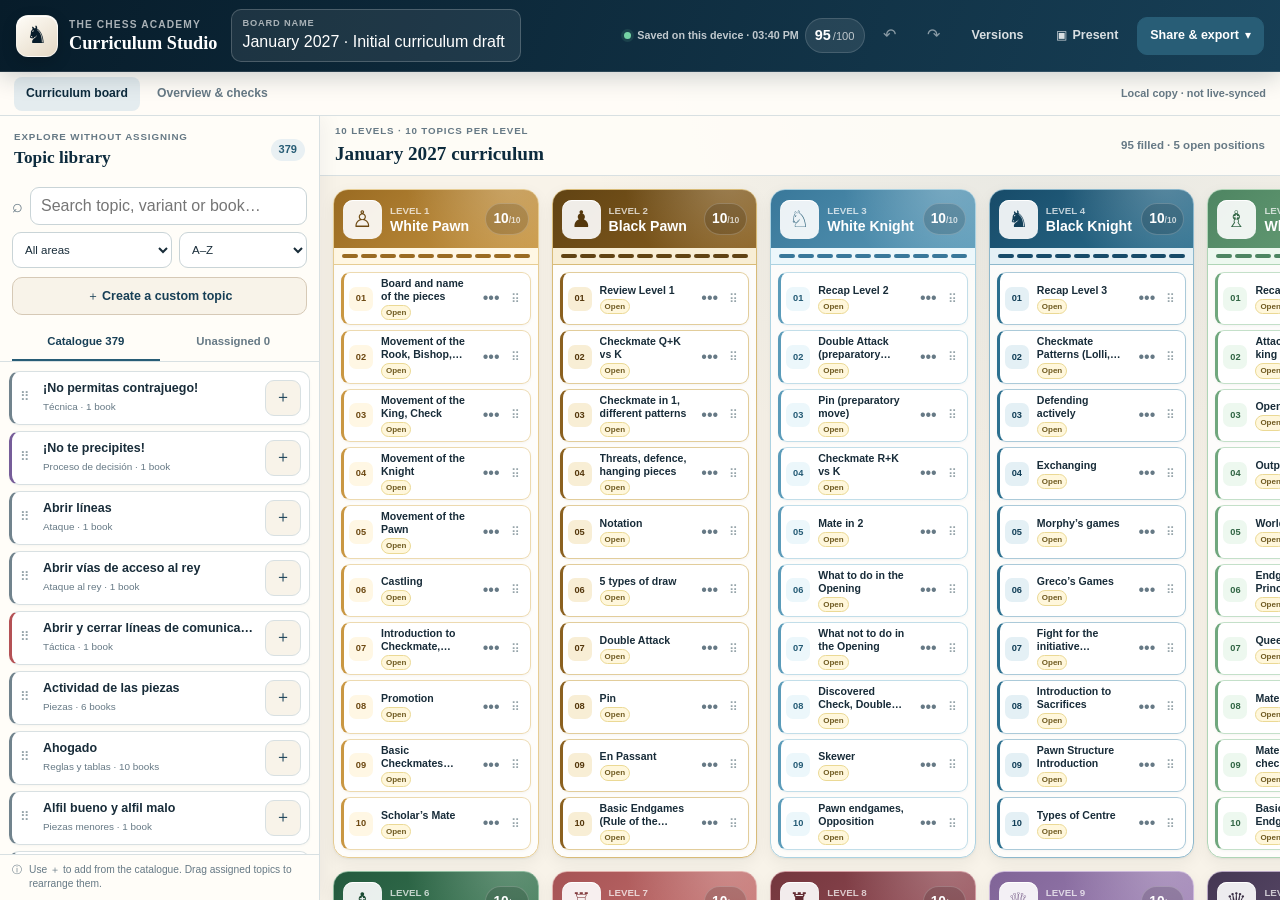
<file: index.html>
<!doctype html>
<html lang="en">
  <head>
    <meta charset="UTF-8" />
    <meta name="viewport" content="width=device-width, initial-scale=1.0" />
    <meta name="description" content="TCA curriculum planning board for the January 2027 level system." />
    <meta name="theme-color" content="#112f43" />
    <meta name="referrer" content="no-referrer" />
    <meta http-equiv="Content-Security-Policy" content="default-src 'self'; script-src 'self'; style-src 'self'; img-src 'self' data:; connect-src 'self'; object-src 'none'; base-uri 'none'; form-action 'self'" />
    <title>TCA Curriculum Studio</title>
    <link rel="icon" href="./favicon.svg" type="image/svg+xml" />
    <link rel="stylesheet" href="./styles.css" />
    <script src="./app.js" defer></script>
  </head>
  <body>
    <div id="app-shell" class="app-shell">
      <header class="topbar">
        <div class="brand">
          <div class="brand-mark" aria-hidden="true">♞</div>
          <div>
            <span class="brand-kicker">The Chess Academy</span>
            <strong>Curriculum Studio</strong>
          </div>
        </div>

        <label class="version-input">
          <span>Board name</span>
          <input id="version-name" maxlength="80" value="January 2027 · Initial curriculum draft" />
        </label>

        <div class="top-actions">
          <div class="save-state" id="save-state" title="Changes are stored only in this browser">
            <span class="save-dot"></span>
            <span id="save-label">Saved on this device</span>
          </div>
          <div class="progress-pill" title="Filled curriculum positions"><strong id="placed-count">95</strong><span>/100</span></div>
          <button class="icon-btn" id="undo-btn" type="button" aria-label="Undo" title="Undo">↶</button>
          <button class="icon-btn" id="redo-btn" type="button" aria-label="Redo" title="Redo">↷</button>
          <button class="btn btn-ghost" id="versions-btn" type="button">Versions</button>
          <button class="btn btn-ghost" id="present-btn" type="button"><span aria-hidden="true">▣</span> Present</button>
          <details class="action-menu" id="share-menu">
            <summary class="btn btn-primary">Share & export <span aria-hidden="true">▾</span></summary>
            <div class="menu" role="menu">
              <button type="button" data-action="share-copy">Share a copy</button>
              <button type="button" data-action="export-json">Download JSON</button>
              <button type="button" data-action="export-csv">Download CSV</button>
              <button type="button" data-action="import-json">Import JSON</button>
              <hr />
              <button type="button" data-action="print">Print / save PDF</button>
              <button type="button" class="danger-text" data-action="reset">Reset to original draft</button>
            </div>
          </details>
          <input id="import-file" class="hidden" type="file" accept="application/json,.json" />
        </div>
      </header>

      <nav class="view-tabs" aria-label="Main views">
        <button class="active" type="button" data-view="board">Curriculum board</button>
        <button type="button" data-view="overview">Overview & checks</button>
        <span class="device-note">Local copy · not live-synced</span>
      </nav>

      <div class="workspace">
        <aside class="library-panel" aria-label="Topic library">
          <div class="panel-heading">
            <div><span class="eyebrow">Explore without assigning</span><h2>Topic library</h2></div>
            <span class="count-badge" id="library-count">379</span>
          </div>
          <div class="search-row">
            <span aria-hidden="true">⌕</span>
            <input id="library-search" type="search" placeholder="Search topic, variant or book…" aria-label="Search topic library" />
          </div>
          <div class="filter-row">
            <select id="macro-filter" aria-label="Filter topic area"><option value="all">All areas</option></select>
            <select id="sort-filter" aria-label="Sort topics">
              <option value="alpha">A–Z</option>
              <option value="books">Most books</option>
            </select>
          </div>
          <button class="btn btn-soft full-width" id="custom-topic-btn" type="button">＋ Create a custom topic</button>
          <div class="library-tabs" role="tablist">
            <button class="active" type="button" role="tab" data-library-tab="catalog">Catalogue <span id="catalog-tab-count">379</span></button>
            <button type="button" role="tab" data-library-tab="pending">Unassigned <span id="pending-tab-count">0</span></button>
          </div>
          <div class="topic-list" id="topic-list" aria-live="polite"></div>
          <div class="library-footnote"><span aria-hidden="true">ⓘ</span><span>Use ＋ to add from the catalogue. Drag assigned topics to rearrange them.</span></div>
        </aside>

        <main class="board-area">
          <section id="board-view" class="board-view">
            <div class="board-toolbar">
              <div><span class="eyebrow">10 levels · 10 topics per level</span><h1>January 2027 curriculum</h1></div>
              <div class="board-summary" id="board-summary">95 filled · 5 open positions</div>
            </div>
            <div id="comparison-banner" class="comparison-banner hidden"></div>
            <div class="levels-scroll">
              <div id="levels-grid" class="levels-grid"></div>
            </div>
          </section>

          <section id="overview-view" class="overview hidden" aria-labelledby="overview-title">
            <div class="overview-heading">
              <div><span class="eyebrow">Objective checks, not automatic pedagogy</span><h1 id="overview-title">Curriculum overview</h1></div>
              <button class="btn btn-outline" id="overview-print-btn" type="button">Print overview</button>
            </div>
            <div class="metric-grid" id="metric-grid"></div>
            <div class="health-grid">
              <article class="health-card level-map-card">
                <div class="card-heading"><div><span class="eyebrow">100 positions</span><h2>Level map</h2></div><span class="legend-note">Click a filled cell to edit</span></div>
                <div id="level-map" class="level-map"></div>
              </article>
              <article class="health-card">
                <div class="card-heading"><div><span class="eyebrow">Items to decide</span><h2>Draft observations</h2></div></div>
                <ul id="alert-list" class="alert-list"></ul>
              </article>
            </div>
            <article class="health-card table-card">
              <div class="card-heading"><div><span class="eyebrow">New vs reinforcement</span><h2>Balance by level</h2></div><span class="legend-note">Roles remain unclassified until the coaches decide</span></div>
              <div class="table-scroll"><table class="level-table"><thead><tr><th>Level</th><th>Filled</th><th>New</th><th>Reinforcement</th><th>Recap</th><th>Unclassified</th><th>Agreed</th></tr></thead><tbody id="level-table-body"></tbody></table></div>
            </article>
            <article class="brief-card">
              <div><span class="eyebrow">Curriculum brief</span><h2>What this draft is designed to do</h2></div>
              <div class="brief-grid">
                <p>Ten smaller steps make promotion more flexible. Each level is designed around ten topics that normally cover one term.</p>
                <p>The working target is roughly five new topics and five reinforcements, but this draft does not assign those labels automatically.</p>
                <p>Future tracks remain outside the ten-level grid: <strong>Advanced Class · White King</strong> and <strong>Masters Class · Black King</strong>.</p>
                <ol><li>List of topics</li><li>Examples for every topic</li><li>How to explain every topic</li><li>Optional adapted workbook</li></ol>
              </div>
            </article>
          </section>
        </main>
      </div>
    </div>

    <div id="inspector-backdrop" class="inspector-backdrop hidden"></div>
    <aside id="inspector" class="inspector" role="dialog" aria-modal="true" aria-labelledby="inspector-heading" aria-hidden="true" inert>
      <header class="inspector-header">
        <div><span class="eyebrow">Topic editor</span><h2 id="inspector-heading">Topic</h2><p id="inspector-location"></p></div>
        <button class="icon-btn light" id="close-inspector" type="button" aria-label="Close topic editor">×</button>
      </header>
      <div class="inspector-body">
        <label class="field"><span>Topic title</span><input id="edit-title" maxlength="140" /></label>
        <div class="form-grid">
          <label class="field"><span>Decision status</span><select id="edit-status"></select></label>
          <label class="field"><span>Curriculum role</span><select id="edit-role"></select></label>
        </div>
        <label class="field"><span>Category / strand</span><input id="edit-category" maxlength="80" placeholder="e.g. Tactics, Endgames, Strategy" /></label>
        <div class="move-panel">
          <span class="field-label">Move without dragging</span>
          <div class="form-grid move-grid">
            <select id="edit-level" aria-label="Destination"></select>
            <select id="edit-position" aria-label="Position"></select>
            <button class="btn btn-outline" id="move-card-btn" type="button">Move</button>
          </div>
        </div>
        <div class="vote-control"><div><span aria-hidden="true">✓</span><span>Coach support</span></div><div><button id="vote-down" type="button" aria-label="Remove support">−</button><strong id="vote-count">0</strong><button id="vote-up" type="button" aria-label="Add support">＋</button></div></div>
        <label class="field notes"><span>Meeting notes</span><textarea id="edit-notes" maxlength="1500" rows="7" placeholder="Questions, rationale or agreed next action…"></textarea><small><span id="notes-count">0</span>/1500</small></label>
        <button class="btn btn-primary full-width" id="save-topic-btn" type="button">Save topic changes</button>
      </div>
      <footer class="inspector-footer">
        <button class="btn btn-outline" id="duplicate-card-btn" type="button">Duplicate</button>
        <button class="btn btn-outline" id="unassign-card-btn" type="button">Move to unassigned</button>
        <button class="btn btn-danger" id="delete-card-btn" type="button">Delete</button>
      </footer>
    </aside>

    <dialog id="add-topic-dialog" class="modal">
      <form method="dialog" id="add-topic-form">
        <div class="modal-heading"><div><span class="eyebrow">Add to curriculum</span><h2 id="add-dialog-title">Add topic</h2></div><button class="icon-btn" type="button" data-close-dialog aria-label="Close">×</button></div>
        <label class="field"><span>Topic title</span><input id="add-title" maxlength="140" required /></label>
        <p id="add-source-meta" class="source-meta"></p>
        <div class="form-grid">
          <label class="field"><span>Destination</span><select id="add-level"></select></label>
          <label class="field"><span>Position</span><select id="add-position"></select></label>
        </div>
        <div class="modal-actions"><button class="btn btn-outline" value="cancel" type="button" data-close-dialog>Cancel</button><button class="btn btn-primary" value="default" type="submit">Add topic</button></div>
      </form>
    </dialog>

    <dialog id="share-dialog" class="modal">
      <form method="dialog">
        <div class="modal-heading"><div><span class="eyebrow">Independent collaboration</span><h2>Share an editable copy</h2></div><button class="icon-btn" value="cancel" aria-label="Close">×</button></div>
        <p>This link opens a snapshot of the current board. Changes made by another coach will not update your board automatically.</p>
        <textarea id="share-link" class="share-link" rows="5" readonly aria-label="Shareable board link"></textarea>
        <div class="privacy-note"><span aria-hidden="true">ⓘ</span><span>The link includes topic titles, statuses, votes and meeting notes. Anyone who receives it can read that information.</span></div>
        <div class="modal-actions"><button class="btn btn-outline" value="cancel">Close</button><button class="btn btn-primary" id="copy-share-btn" value="none" type="button">Copy link</button></div>
      </form>
    </dialog>

    <dialog id="versions-dialog" class="modal modal-wide">
      <form method="dialog">
        <div class="modal-heading"><div><span class="eyebrow">Local recovery points</span><h2>Saved versions</h2></div><button class="icon-btn" value="cancel" aria-label="Close">×</button></div>
        <div class="snapshot-create"><input id="snapshot-name" maxlength="80" placeholder="e.g. Coaches meeting · Round 1" /><button class="btn btn-primary" id="save-snapshot-btn" type="button">Save current board</button></div>
        <div id="snapshot-list" class="snapshot-list"></div>
      </form>
    </dialog>

    <dialog id="import-dialog" class="modal">
      <form method="dialog">
        <div class="modal-heading"><div><span class="eyebrow">Protected import</span><h2>Open shared copy?</h2></div><button class="icon-btn" id="close-import-btn" type="button" aria-label="Keep current board and close">×</button></div>
        <div id="import-summary" class="import-summary"></div>
        <p>Your current board will be saved automatically as a version before the imported copy is opened.</p>
        <div class="modal-actions"><button class="btn btn-outline" id="keep-board-btn" value="cancel" type="button">Keep my board</button><button class="btn btn-primary" id="open-import-btn" value="none" type="button">Open shared copy</button></div>
      </form>
    </dialog>

    <div id="presentation-bar" class="presentation-bar hidden">
      <div><span>Meeting mode</span><strong id="presentation-title">January 2027 · Initial curriculum draft</strong></div>
      <div class="presentation-total"><strong id="presentation-count">95</strong><span>/100 topics</span></div>
      <button class="btn btn-outline" id="fullscreen-btn" type="button">Full screen</button>
      <button class="btn btn-light" id="exit-presentation-btn" type="button">Exit presentation</button>
    </div>

    <div id="toast-container" class="toast-container" aria-live="polite"></div>
    <div id="cross-tab-alert" class="cross-tab-alert hidden"><span>This board changed in another tab.</span><button type="button" id="reload-board-btn">Load latest</button></div>
  </body>
</html>
</file>
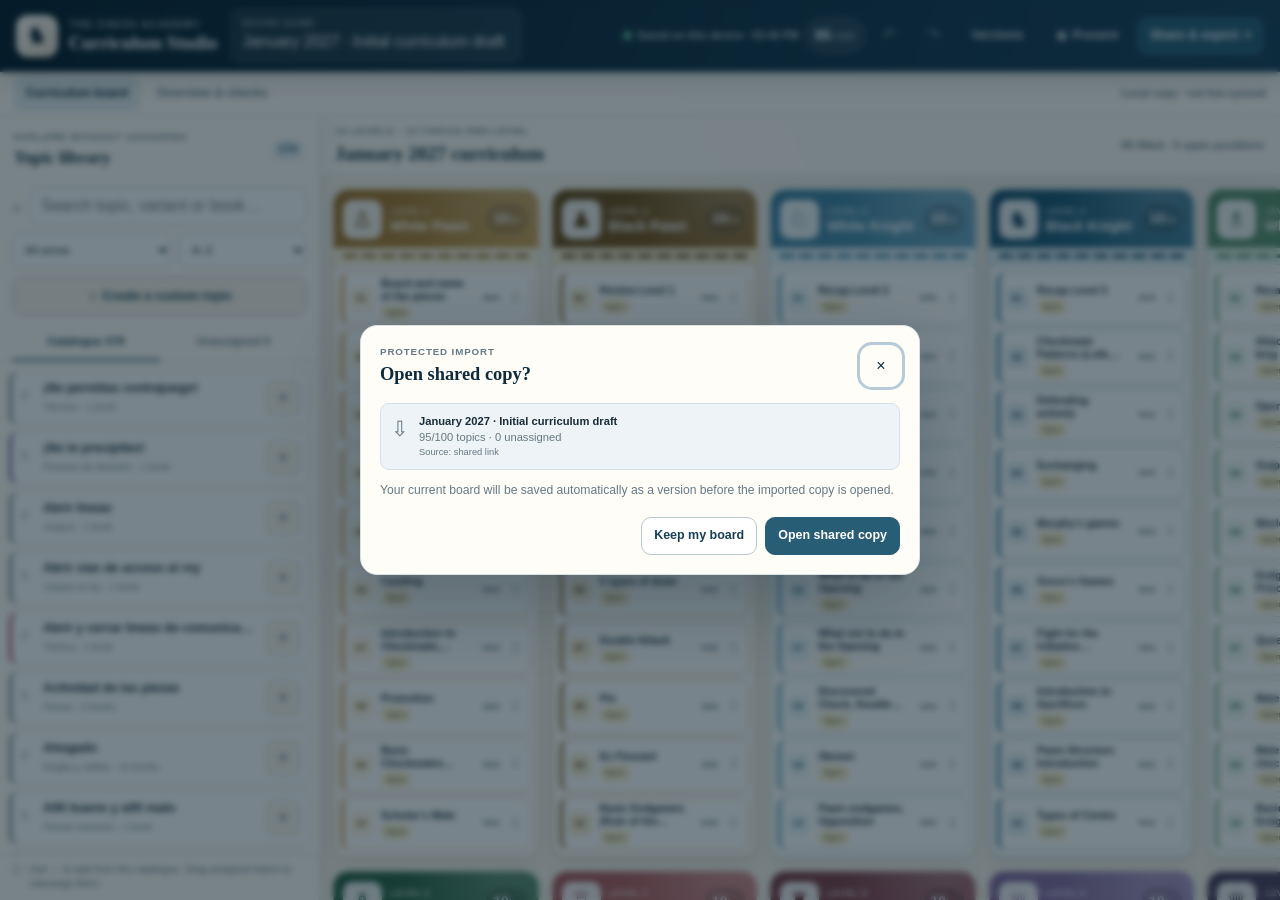
<file: s/index.html>
<!doctype html>
<html lang="en">
<head>
  <meta charset="utf-8">
  <meta name="viewport" content="width=device-width, initial-scale=1">
  <meta name="robots" content="noindex">
  <meta name="referrer" content="no-referrer">
  <title>Opening TCA Curriculum Studio</title>
  <meta http-equiv="refresh" content="0; url=../#share=1.g.[base64]">
</head>
<body>
  <p>Opening the shared TCA curriculum…</p>
  <p><a href="../#share=1.g.[base64]">Open the curriculum</a></p>
</body>
</html>
</file>
<file: styles.css>
:root {
  --navy-950: #071c2a;
  --navy-900: #0d2b3d;
  --navy-800: #173f56;
  --navy-700: #285d76;
  --ivory-50: #fffdf8;
  --ivory-100: #f8f3e9;
  --ivory-200: #eee5d5;
  --ink: #182c39;
  --muted: #667985;
  --line: #d8e0e2;
  --white: #fff;
  --success: #2f7658;
  --warning: #a66a20;
  --danger: #ad414b;
  --info: #356f9c;
  --topbar-height: 72px;
  --tabs-height: 44px;
  --library-width: 320px;
  --shadow-sm: 0 1px 2px rgba(7, 28, 42, .06), 0 5px 16px rgba(7, 28, 42, .06);
  --shadow-md: 0 14px 36px rgba(7, 28, 42, .13), 0 2px 7px rgba(7, 28, 42, .06);
  --shadow-lg: 0 28px 72px rgba(7, 28, 42, .24);
  --radius-sm: 8px;
  --radius-md: 12px;
  --radius-lg: 18px;
  color-scheme: light;
  font-family: Inter, ui-sans-serif, -apple-system, BlinkMacSystemFont, "Segoe UI", sans-serif;
  font-synthesis: none;
  text-rendering: optimizeLegibility;
}

* { box-sizing: border-box; }

html {
  min-width: 320px;
  background: var(--ivory-100);
  scroll-behavior: smooth;
}

body {
  min-width: 320px;
  min-height: 100vh;
  margin: 0;
  color: var(--ink);
  background:
    radial-gradient(circle at 82% 4%, rgba(53, 111, 156, .1), transparent 30rem),
    var(--ivory-100);
  line-height: 1.42;
}

button, input, select, textarea { font: inherit; }
button { -webkit-tap-highlight-color: transparent; }
button:disabled, input:disabled, select:disabled, textarea:disabled { cursor: not-allowed; opacity: .5; }
button:focus-visible, input:focus-visible, select:focus-visible, textarea:focus-visible, summary:focus-visible, [tabindex]:focus-visible {
  outline: 3px solid rgba(53, 111, 156, .36);
  outline-offset: 2px;
}

.hidden { display: none !important; }
.full-width { width: 100%; }
.app-shell { height: 100dvh; overflow: hidden; }

/* Header */
.topbar {
  position: relative;
  z-index: 40;
  display: flex;
  min-height: var(--topbar-height);
  align-items: center;
  gap: 14px;
  padding: 9px 16px;
  color: #fff;
  background: linear-gradient(110deg, var(--navy-950), var(--navy-800));
  border-bottom: 1px solid rgba(255, 255, 255, .12);
  box-shadow: 0 5px 24px rgba(7, 28, 42, .2);
}

.brand { display: flex; min-width: 190px; align-items: center; gap: 11px; }
.brand > div { min-width: 0; }
.brand-mark {
  display: grid;
  width: 42px;
  height: 42px;
  flex: 0 0 42px;
  place-items: center;
  color: var(--navy-950);
  font-size: 24px;
  background: linear-gradient(145deg, #fffdf8, #e4d8c4);
  border: 1px solid rgba(255, 255, 255, .55);
  border-radius: 12px;
  box-shadow: inset 0 1px #fff, 0 5px 15px rgba(0, 0, 0, .16);
}
.brand-kicker {
  display: block;
  color: rgba(255, 255, 255, .65);
  font-size: .64rem;
  font-weight: 850;
  letter-spacing: .11em;
  text-transform: uppercase;
}
.brand > div > strong {
  display: block;
  overflow: hidden;
  margin-top: 1px;
  font-family: Georgia, "Times New Roman", serif;
  font-size: 1.14rem;
  line-height: 1.12;
  text-overflow: ellipsis;
  white-space: nowrap;
}

.version-input {
  display: grid;
  width: min(290px, 24vw);
  min-width: 150px;
  gap: 1px;
  padding: 7px 10px;
  background: rgba(255, 255, 255, .08);
  border: 1px solid rgba(255, 255, 255, .2);
  border-radius: 10px;
}
.version-input > span {
  color: rgba(255, 255, 255, .62);
  font-size: .58rem;
  font-weight: 850;
  letter-spacing: .09em;
  text-transform: uppercase;
}
.version-input > input {
  width: 100%;
  min-width: 0;
  padding: 0;
  color: #fff;
  background: transparent;
  border: 0;
  outline: 0;
}
.version-input:focus-within { background: rgba(255, 255, 255, .13); border-color: rgba(255, 255, 255, .5); }

.top-actions { display: flex; align-items: center; gap: 6px; margin-left: auto; }
.save-state {
  display: flex;
  align-items: center;
  gap: 6px;
  color: rgba(255, 255, 255, .74);
  font-size: .67rem;
  font-weight: 700;
  white-space: nowrap;
}
.save-dot { width: 7px; height: 7px; background: #75d3a5; border-radius: 50%; box-shadow: 0 0 0 3px rgba(117, 211, 165, .12); }
.save-state.save-error { color: #ffd3d6; }
.save-state.save-error .save-dot { background: #ff8991; box-shadow: 0 0 0 3px rgba(255, 137, 145, .15); }
.progress-pill {
  display: inline-flex;
  min-width: 58px;
  align-items: baseline;
  justify-content: center;
  gap: 2px;
  padding: 6px 9px;
  color: rgba(255, 255, 255, .7);
  background: rgba(255, 255, 255, .09);
  border: 1px solid rgba(255, 255, 255, .14);
  border-radius: 999px;
  font-size: .7rem;
}
.progress-pill strong { color: #fff; font-size: .9rem; }

.btn, .icon-btn {
  border-radius: 10px;
  cursor: pointer;
  transition: background 150ms ease, border-color 150ms ease, box-shadow 150ms ease, transform 150ms ease;
}
.btn {
  display: inline-flex;
  min-height: 38px;
  align-items: center;
  justify-content: center;
  gap: 6px;
  padding: 8px 12px;
  color: var(--ink);
  font-size: .78rem;
  font-weight: 800;
  line-height: 1;
  text-decoration: none;
  background: #fff;
  border: 1px solid var(--line);
}
.btn:hover { box-shadow: var(--shadow-sm); transform: translateY(-1px); }
.btn:active { box-shadow: none; transform: none; }
.btn-primary { color: #fff; background: var(--navy-700); border-color: var(--navy-700); }
.btn-primary:hover { background: var(--navy-800); border-color: var(--navy-800); }
.btn-outline { color: var(--navy-800); background: #fff; border-color: #b9c8cd; }
.btn-soft { color: var(--navy-800); background: var(--ivory-100); border-color: #d6c9b6; }
.btn-light { color: var(--navy-950); background: #fff; border-color: #fff; }
.btn-danger { color: #963640; background: #fff5f5; border-color: #e8bec3; }
.btn-ghost { color: inherit; background: transparent; border-color: transparent; box-shadow: none; }
.topbar .btn-ghost { color: rgba(255, 255, 255, .84); }
.topbar .btn-ghost:hover { color: #fff; background: rgba(255, 255, 255, .1); border-color: rgba(255, 255, 255, .13); }
.icon-btn {
  display: grid;
  width: 38px;
  height: 38px;
  flex: 0 0 38px;
  padding: 0;
  place-items: center;
  color: inherit;
  background: transparent;
  border: 1px solid transparent;
  font-size: 1rem;
}
.topbar .icon-btn:hover { background: rgba(255, 255, 255, .1); border-color: rgba(255, 255, 255, .14); }
.icon-btn.light { color: var(--navy-900); background: #fff; border-color: var(--line); }
.danger-text { color: var(--danger) !important; }

.action-menu { position: relative; }
.action-menu > summary { list-style: none; }
.action-menu > summary::-webkit-details-marker { display: none; }
.menu {
  position: absolute;
  z-index: 100;
  top: calc(100% + 7px);
  right: 0;
  width: 220px;
  padding: 6px;
  color: var(--ink);
  background: #fff;
  border: 1px solid var(--line);
  border-radius: 12px;
  box-shadow: var(--shadow-md);
}
.menu button { width: 100%; padding: 9px 10px; text-align: left; background: transparent; border: 0; border-radius: 7px; cursor: pointer; }
.menu button:hover { background: var(--ivory-100); }
.menu hr { margin: 5px 3px; border: 0; border-top: 1px solid var(--line); }

/* Navigation and frame */
.view-tabs {
  position: relative;
  z-index: 25;
  display: flex;
  min-height: var(--tabs-height);
  align-items: center;
  gap: 5px;
  padding: 4px 14px;
  background: rgba(255, 253, 248, .96);
  border-bottom: 1px solid var(--line);
}
.view-tabs button {
  min-height: 34px;
  padding: 6px 12px;
  color: var(--muted);
  font-size: .76rem;
  font-weight: 800;
  background: transparent;
  border: 0;
  border-radius: 8px;
  cursor: pointer;
}
.view-tabs button:hover { color: var(--navy-800); background: #edf2f3; }
.view-tabs button.active { color: var(--navy-900); background: #e4ecef; }
.device-note { margin-left: auto; color: var(--muted); font-size: .68rem; font-weight: 700; }

.workspace {
  display: grid;
  height: calc(100dvh - var(--topbar-height) - var(--tabs-height));
  grid-template-columns: var(--library-width) minmax(0, 1fr);
  overflow: hidden;
}
.board-area { display: flex; min-width: 0; min-height: 0; overflow: hidden; }
.board-view { display: flex; min-width: 0; min-height: 0; flex: 1; flex-direction: column; }

/* Library */
.library-panel {
  position: relative;
  z-index: 8;
  display: flex;
  min-width: 0;
  min-height: 0;
  flex-direction: column;
  background: rgba(255, 253, 248, .98);
  border-right: 1px solid var(--line);
  box-shadow: 5px 0 20px rgba(7, 28, 42, .05);
}
.panel-heading, .card-heading, .overview-heading, .modal-heading {
  display: flex;
  align-items: center;
  justify-content: space-between;
  gap: 12px;
}
.panel-heading { padding: 14px 14px 10px; }
.eyebrow { display: block; color: var(--muted); font-size: .61rem; font-weight: 900; letter-spacing: .09em; text-transform: uppercase; }
.panel-heading h2, .board-toolbar h1, .overview-heading h1, .card-heading h2, .brief-card h2, .modal-heading h2 {
  margin: 2px 0 0;
  color: var(--navy-900);
  font-family: Georgia, "Times New Roman", serif;
}
.panel-heading h2 { font-size: 1.08rem; }
.count-badge { min-width: 34px; padding: 3px 8px; text-align: center; color: var(--navy-700); font-size: .69rem; font-weight: 900; background: #e9f0f3; border-radius: 999px; }
.search-row { display: flex; align-items: center; gap: 7px; padding: 7px 12px; }
.search-row > span { color: var(--muted); font-size: 1.1rem; }
.search-row input, .filter-row select, .field input, .field select, .field textarea, .snapshot-create input {
  width: 100%;
  min-width: 0;
  color: var(--ink);
  background: #fff;
  border: 1px solid #c9d4d7;
  border-radius: 9px;
}
.search-row input { height: 38px; padding: 8px 10px; }
.filter-row { display: grid; grid-template-columns: 1fr .8fr; gap: 7px; padding: 0 12px 9px; }
.filter-row select { height: 36px; padding: 6px 8px; font-size: .72rem; }
.library-panel > .btn { margin: 0 12px 9px; width: calc(100% - 24px); }
.library-tabs { display: grid; grid-template-columns: 1fr 1fr; padding: 0 12px; border-bottom: 1px solid var(--line); }
.library-tabs button { padding: 9px 5px; color: var(--muted); font-size: .71rem; font-weight: 850; background: transparent; border: 0; border-bottom: 2px solid transparent; cursor: pointer; }
.library-tabs button.active { color: var(--navy-800); border-bottom-color: var(--navy-700); }
.topic-list { min-height: 0; flex: 1; padding: 9px 9px 14px; overflow-y: auto; }
.library-card {
  --macro: #788993;
  display: grid;
  grid-template-columns: 15px minmax(0, 1fr) 36px;
  align-items: center;
  gap: 8px;
  margin-bottom: 6px;
  padding: 8px;
  background: #fff;
  border: 1px solid var(--line);
  border-left: 3px solid var(--macro);
  border-radius: 10px;
  box-shadow: 0 1px 3px rgba(7, 28, 42, .03);
}
.library-card:hover { border-color: #becbd0; box-shadow: var(--shadow-sm); }
.macro-red { --macro: #b45155; } .macro-blue { --macro: #447ca5; } .macro-green { --macro: #40806a; }
.macro-amber { --macro: #b0782a; } .macro-purple { --macro: #765d99; } .macro-slate { --macro: #71838d; }
.library-grip { color: #96a4aa; font-size: .8rem; }
.library-copy { min-width: 0; padding: 0; text-align: left; color: inherit; background: none; border: 0; cursor: pointer; }
.library-card:not(.pending-card) .library-copy { cursor: default; }
.library-copy strong, .library-copy small { display: block; }
.library-copy strong { overflow: hidden; font-size: .78rem; line-height: 1.28; text-overflow: ellipsis; white-space: nowrap; }
.library-copy small { margin-top: 3px; color: var(--muted); font-size: .62rem; }
.library-add { display: grid; width: 36px; height: 36px; padding: 0; place-items: center; color: var(--navy-800); background: var(--ivory-100); border: 1px solid var(--line); border-radius: 9px; cursor: pointer; }
.library-add:hover { color: #fff; background: var(--navy-700); border-color: var(--navy-700); }
.library-footnote { display: flex; gap: 7px; padding: 8px 12px; color: var(--muted); font-size: .64rem; border-top: 1px solid var(--line); }
.empty-library, .empty-snapshots { padding: 30px 15px; text-align: center; color: var(--muted); }
.empty-library > span { display: block; margin-bottom: 5px; font-size: 1.5rem; }
.empty-library strong, .empty-library p { display: block; margin: 3px 0; }
.empty-library p { font-size: .72rem; }
.result-limit { padding: 8px; color: var(--muted); font-size: .68rem; text-align: center; }

/* Board */
.board-toolbar { display: flex; min-height: 58px; align-items: center; justify-content: space-between; gap: 16px; padding: 8px 15px; background: rgba(255, 253, 248, .91); border-bottom: 1px solid var(--line); }
.board-toolbar h1, .overview-heading h1 { font-size: 1.2rem; }
.board-summary, .legend-note { color: var(--muted); font-size: .72rem; font-weight: 750; }
.levels-scroll { min-width: 0; min-height: 0; flex: 1; padding: 13px; overflow: auto; overscroll-behavior: contain; }
.levels-grid { display: grid; width: max(100%, 1080px); grid-template-columns: repeat(5, minmax(190px, 1fr)); grid-auto-rows: minmax(500px, auto); gap: 13px; }
.level-card {
  --level-deep: #806126;
  --level-mid: #aa8036;
  --level-tint: #fff8e8;
  --level-line: #e5cf9c;
  --level-ink: #6e4d14;
  display: flex;
  min-width: 0;
  min-height: 500px;
  flex-direction: column;
  overflow: hidden;
  background: rgba(255, 255, 255, .82);
  border: 1px solid var(--level-line);
  border-radius: 15px;
  box-shadow: var(--shadow-sm);
}
.theme-level-1 { --level-deep:#9a6b22;--level-mid:#c99743;--level-tint:#fff7e4;--level-line:#e7cd94;--level-ink:#6d4912; }
.theme-level-2 { --level-deep:#614313;--level-mid:#8b6120;--level-tint:#f8eed5;--level-line:#d8bb78;--level-ink:#55380c; }
.theme-level-3 { --level-deep:#39789a;--level-mid:#5b9bb9;--level-tint:#ecf7fb;--level-line:#acd2e1;--level-ink:#245b75; }
.theme-level-4 { --level-deep:#174b69;--level-mid:#2d708f;--level-tint:#e4f0f5;--level-line:#8db8cc;--level-ink:#123f58; }
.theme-level-5 { --level-deep:#4e8562;--level-mid:#70a77d;--level-tint:#edf8ef;--level-line:#afd5b6;--level-ink:#326645; }
.theme-level-6 { --level-deep:#245a3e;--level-mid:#3d7b55;--level-tint:#e5f1e9;--level-line:#91bda0;--level-ink:#194a31; }
.theme-level-7 { --level-deep:#a65355;--level-mid:#c87370;--level-tint:#fff0ed;--level-line:#e2b1ad;--level-ink:#823b3e; }
.theme-level-8 { --level-deep:#74363d;--level-mid:#99505a;--level-tint:#f8e8e9;--level-line:#d39ca2;--level-ink:#622b32; }
.theme-level-9 { --level-deep:#806497;--level-mid:#a083b7;--level-tint:#f6effa;--level-line:#cdb9dc;--level-ink:#654879; }
.theme-level-10 { --level-deep:#443753;--level-mid:#685576;--level-tint:#eee8f2;--level-line:#b8a7c3;--level-ink:#392e45; }
.level-header { position: relative; display: grid; min-height: 58px; grid-template-columns: 39px minmax(0, 1fr) auto; align-items: center; gap: 8px; padding: 8px 9px; color: #fff; background: linear-gradient(135deg, var(--level-deep), var(--level-mid)); }
.level-header::after { position: absolute; inset: 0; content: ""; background: radial-gradient(circle at 86% -20%, rgba(255, 255, 255, .24), transparent 55%); }
.level-piece { position: relative; z-index: 1; display: grid; width: 39px; height: 39px; place-items: center; color: var(--level-ink); font-size: 23px; background: rgba(255, 255, 255, .9); border-radius: 10px; box-shadow: inset 0 1px #fff; }
.level-header > div { position: relative; z-index: 1; min-width: 0; }
.level-header > div > span { display: block; color: rgba(255, 255, 255, .72); font-size: .61rem; font-weight: 800; text-transform: uppercase; }
.level-header h2 { overflow: hidden; margin: 1px 0 0; font-size: .88rem; line-height: 1.15; text-overflow: ellipsis; white-space: nowrap; }
.level-header > strong { position: relative; z-index: 1; min-width: 38px; padding: 5px 7px; text-align: center; background: rgba(0, 0, 0, .15); border: 1px solid rgba(255, 255, 255, .2); border-radius: 999px; font-size: .86rem; }
.level-header > strong small { font-size: .62em; opacity: .72; }
.progress-dots { display: grid; grid-template-columns: repeat(10, 1fr); gap: 3px; padding: 6px 8px; background: var(--level-tint); border-bottom: 1px solid var(--level-line); }
.progress-dots span { height: 4px; overflow: hidden; font-size: 0; background: rgba(24, 44, 57, .13); border-radius: 999px; }
.progress-dots span.filled { background: var(--level-deep); }
.level-slots { display: grid; min-height: 0; flex: 1; grid-template-rows: repeat(10, minmax(37px, 1fr)); gap: 5px; padding: 7px; }
.slot { display: flex; min-width: 0; min-height: 0; }
.slot.drag-over { outline: 2px solid var(--level-deep); outline-offset: 1px; border-radius: 9px; }
.topic-card {
  display: grid;
  width: 100%;
  min-width: 0;
  grid-template-columns: 27px minmax(0, 1fr) 29px 14px;
  align-items: center;
  gap: 5px;
  padding: 4px 5px;
  background: rgba(255, 255, 255, .96);
  border: 1px solid color-mix(in srgb, var(--level-line) 74%, #fff);
  border-left: 3px solid var(--level-mid);
  border-radius: 9px;
  box-shadow: 0 1px 3px rgba(7, 28, 42, .04);
  transition: border-color 130ms ease, box-shadow 130ms ease, transform 130ms ease;
}
.topic-card:hover, .topic-card.selected { border-color: var(--level-line); box-shadow: 0 6px 16px rgba(7, 28, 42, .09); transform: translateY(-1px); }
.topic-card.dragging { opacity: .45; }
.card-index { display: grid; width: 24px; height: 24px; place-items: center; color: var(--level-ink); font-size: .58rem; font-weight: 900; background: var(--level-tint); border-radius: 7px; }
.card-main { display: block; width: 100%; min-width: 0; padding: 0; text-align: left; color: inherit; background: none; border: 0; cursor: pointer; }
.card-title { display: -webkit-box; overflow: hidden; font-size: clamp(.66rem, .65vw, .75rem); font-weight: 760; line-height: 1.23; -webkit-box-orient: vertical; -webkit-line-clamp: 2; }
.card-meta { display: flex; align-items: center; gap: 3px; margin-top: 2px; overflow: hidden; }
.status-badge, .type-badge, .vote-badge { display: inline-flex; min-height: 15px; align-items: center; padding: 1px 4px; font-size: .5rem; font-weight: 900; border: 1px solid transparent; border-radius: 999px; white-space: nowrap; }
.status-badge.status-unreviewed { color:#6f5a20;background:#fff7dc;border-color:#ebd995; }
.status-badge.status-discuss { color:#825116;background:#fff0dd;border-color:#eac799; }
.status-badge.status-agreed { color:#286447;background:#e9f6ee;border-color:#b8ddc7; }
.status-badge.status-revise { color:#963943;background:#fff0f1;border-color:#edbcc2; }
.type-badge.role-new { color:#315f8b;background:#eaf3fb;border-color:#bcd4e9; }
.type-badge.role-reinforcement, .type-badge.role-recap { color:#634984;background:#f2ecf9;border-color:#d1c2e3; }
.vote-badge { color: #286447; background: #edf8f1; }
.meta-icon { color: var(--muted); font-size: .65rem; }
.topic-card > .card-actions { display: grid; width: 29px; height: 29px; padding: 0; place-items: center; color: var(--muted); background: transparent; border: 0; border-radius: 7px; cursor: pointer; }
.topic-card > .card-actions:hover { color: var(--navy-900); background: var(--level-tint); }
.drag-handle { color: #96a4aa; font-size: .72rem; cursor: grab; }
.topic-card.status-agreed { border-left-color: var(--success); }
.diff-added { box-shadow: inset 0 0 0 2px #56a977; }
.diff-moved { box-shadow: inset 0 0 0 2px #4e87b8; }
.diff-changed { box-shadow: inset 0 0 0 2px #c5893e; }
.empty-slot { display: grid; width: 100%; min-height: 34px; grid-template-columns: 27px 18px minmax(0, 1fr); align-items: center; gap: 5px; padding: 4px 6px; color: var(--level-ink); text-align: left; background: var(--level-tint); border: 1px dashed var(--level-line); border-radius: 9px; }
button.empty-slot { cursor: pointer; }
button.empty-slot:hover { background: color-mix(in srgb, var(--level-tint) 70%, #fff); border-style: solid; }
.empty-slot span:first-child { font-size: .57rem; font-weight: 900; }
.empty-slot span:nth-child(2) { font-size: .82rem; }
.empty-slot strong { font-size: .63rem; }
.empty-locked > .empty-placeholder { opacity: .48; }

.comparison-banner { display: flex; align-items: center; justify-content: space-between; gap: 12px; margin: 10px 13px 0; padding: 9px 11px; background: #edf5fa; border: 1px solid #bfd7e6; border-radius: 10px; }
.comparison-banner strong, .comparison-banner span { display: block; }
.comparison-banner strong { font-size: .76rem; }
.comparison-banner span { color: var(--muted); font-size: .65rem; }

/* Overview */
.overview { min-width: 0; min-height: 0; flex: 1; padding: 16px; overflow: auto; }
.overview-heading { margin-bottom: 13px; }
.metric-grid { display: grid; grid-template-columns: repeat(4, minmax(0, 1fr)); gap: 11px; }
.metric-card, .health-card, .brief-card { background: rgba(255, 255, 255, .88); border: 1px solid var(--line); border-radius: 14px; box-shadow: var(--shadow-sm); }
.metric-card { padding: 13px; }
.metric-card strong { display: block; color: var(--navy-900); font-family: Georgia, "Times New Roman", serif; font-size: 1.65rem; line-height: 1; }
.metric-card span { display: block; margin-top: 6px; color: var(--muted); font-size: .66rem; font-weight: 900; letter-spacing: .06em; text-transform: uppercase; }
.metric-card small { display: block; margin-top: 7px; color: var(--muted); font-size: .68rem; }
.health-grid { display: grid; grid-template-columns: repeat(2, minmax(0, 1fr)); gap: 11px; margin-top: 11px; }
.health-card, .brief-card { padding: 14px; }
.card-heading h2, .brief-card h2 { font-size: 1rem; }
.level-map { display: grid; gap: 7px; margin-top: 12px; }
.map-row { display: grid; grid-template-columns: 46px minmax(0, 1fr); align-items: center; gap: 7px; }
.map-row > strong { display: flex; align-items: center; gap: 4px; color: var(--level-ink); font-size: 1.06rem; }
.map-row > strong span { font-size: .6rem; font-weight: 900; }
.map-row > div { display: grid; grid-template-columns: repeat(10, minmax(20px, 1fr)); gap: 4px; }
.map-cell { display: grid; min-width: 0; aspect-ratio: 1; place-items: center; padding: 0; color: var(--muted); font-size: .58rem; font-weight: 900; background: var(--level-tint); border: 1px dashed var(--level-line); border-radius: 6px; }
button.map-cell { cursor: pointer; }
.map-cell.filled { color: #fff; background: var(--level-deep); border-style: solid; }
.map-cell.filled.status-agreed { background: var(--success); }
.alert-list { display: grid; gap: 7px; margin: 12px 0 0; padding: 0; list-style: none; }
.alert-list li { display: grid; grid-template-columns: 8px minmax(0, 1fr); gap: 9px; padding: 9px; background: #fff; border: 1px solid var(--line); border-radius: 9px; }
.alert-list li > span { width: 8px; height: 8px; margin-top: 5px; background: #82939b; border-radius: 50%; }
.alert-list li.warning > span { background: var(--warning); } .alert-list li.info > span { background: var(--info); }
.alert-list strong { font-size: .72rem; }.alert-list p { margin: 3px 0 0; color: var(--muted); font-size: .67rem; }
.table-card { margin-top: 11px; }
.table-scroll { margin-top: 10px; overflow-x: auto; }
.level-table { width: 100%; border-collapse: collapse; font-size: .7rem; }
.level-table th, .level-table td { padding: 8px; text-align: center; border-top: 1px solid var(--line); }
.level-table thead th { color: var(--muted); font-size: .61rem; letter-spacing: .05em; text-transform: uppercase; }
.level-table tbody th { display: flex; align-items: center; min-width: 165px; text-align: left; }
.table-piece { display: inline-grid; width: 28px; height: 28px; flex: 0 0 28px; margin-right: 8px; place-items: center; color: var(--level-ink); background: var(--level-tint); border: 1px solid var(--level-line); border-radius: 7px; }
.level-table th > span:last-child, .level-table th small { display: inline-block; }
.level-table th small { margin-left: 5px; color: var(--muted); font-weight: 600; }
.brief-card { margin-top: 11px; }
.brief-grid { display: grid; grid-template-columns: repeat(2, minmax(0, 1fr)); gap: 10px 14px; margin-top: 9px; }
.brief-grid p, .brief-grid ol { margin: 0; color: var(--muted); font-size: .72rem; }
.brief-grid ol { padding-left: 19px; }

/* Inspector */
.inspector-backdrop { position: fixed; z-index: 150; inset: 0; background: rgba(7, 28, 42, .36); backdrop-filter: blur(2px); }
.inspector {
  position: fixed;
  z-index: 160;
  top: 0;
  right: 0;
  display: flex;
  width: min(440px, 94vw);
  height: 100dvh;
  flex-direction: column;
  visibility: hidden;
  background: var(--ivory-50);
  border-left: 1px solid var(--line);
  box-shadow: -18px 0 54px rgba(7, 28, 42, .22);
  pointer-events: none;
  transform: translateX(105%);
  transition: transform 180ms ease, visibility 0s linear 180ms;
}
.inspector.open { visibility: visible; pointer-events: auto; transform: none; transition-delay: 0s; }
.inspector-header, .inspector-footer { display: flex; align-items: center; gap: 9px; padding: 13px 15px; background: #fff; border-bottom: 1px solid var(--line); }
.inspector-header > div { min-width: 0; }
.inspector-header h2, .inspector-header p { margin: 0; }
.inspector-header h2 { overflow: hidden; color: var(--navy-900); font-family: Georgia, "Times New Roman", serif; font-size: 1.08rem; text-overflow: ellipsis; white-space: nowrap; }
.inspector-header p { margin-top: 2px; color: var(--muted); font-size: .68rem; }
.inspector-header > .icon-btn { margin-left: auto; color: var(--navy-900); }
.inspector-body { min-height: 0; flex: 1; padding: 16px 15px 24px; overflow-y: auto; }
.inspector-footer { flex-wrap: wrap; justify-content: flex-end; border-top: 1px solid var(--line); border-bottom: 0; }
.field { display: grid; gap: 5px; margin-bottom: 12px; }
.field > span, .field-label { color: var(--navy-800); font-size: .64rem; font-weight: 900; letter-spacing: .05em; text-transform: uppercase; }
.field input, .field select, .field textarea, .snapshot-create input { padding: 9px 10px; }
.field textarea { min-height: 116px; resize: vertical; }
.notes { position: relative; }
.notes small { justify-self: end; color: var(--muted); font-size: .62rem; }
.form-grid { display: grid; grid-template-columns: repeat(2, minmax(0, 1fr)); gap: 10px; }
.move-panel { margin: 4px 0 13px; padding: 11px; background: #eef3f4; border: 1px solid var(--line); border-radius: 10px; }
.move-grid { grid-template-columns: minmax(0, 1.3fr) minmax(0, 1fr) auto; margin-top: 7px; }
.move-grid select { width: 100%; min-width: 0; padding: 8px; border: 1px solid #c9d4d7; border-radius: 8px; }
.vote-control { display: flex; align-items: center; justify-content: space-between; gap: 10px; margin-bottom: 13px; padding: 9px 10px; background: #fff; border: 1px solid #c9d4d7; border-radius: 9px; }
.vote-control > div:first-child { display: flex; align-items: center; gap: 7px; color: var(--navy-800); font-size: .72rem; font-weight: 800; }
.vote-control > div:last-child { display: inline-grid; grid-template-columns: 34px 42px 34px; align-items: center; overflow: hidden; border: 1px solid var(--line); border-radius: 8px; }
.vote-control button { height: 32px; color: var(--navy-800); background: var(--ivory-100); border: 0; cursor: pointer; }
.vote-control strong { text-align: center; }

/* Dialogs */
dialog.modal { display: none; width: min(560px, calc(100vw - 32px)); height: max-content; max-height: calc(100dvh - 32px); margin: auto; padding: 0; overflow: auto; color: var(--ink); background: var(--ivory-50); border: 1px solid var(--line); border-radius: 17px; box-shadow: var(--shadow-lg); }
dialog.modal[open] { display: block; }
dialog.modal::backdrop { background: rgba(7, 28, 42, .54); backdrop-filter: blur(3px); }
dialog.modal > form { padding: 19px; }
dialog.modal.modal-wide { width: min(780px, calc(100vw - 32px)); }
.modal-heading { margin-bottom: 16px; }
.modal-heading h2 { font-size: 1.15rem; }
.modal-heading .icon-btn { color: var(--navy-900); }
.modal p { color: var(--muted); font-size: .76rem; }
.modal-actions { display: flex; justify-content: flex-end; gap: 8px; margin-top: 17px; }
.source-meta { min-height: 18px; margin: -4px 0 10px !important; }
.share-link { width: 100%; padding: 10px; resize: vertical; color: var(--ink); background: #fff; border: 1px solid var(--line); border-radius: 9px; }
.privacy-note, .import-summary { display: flex; gap: 10px; padding: 10px; margin-top: 11px; background: #edf3f6; border: 1px solid #d3e0e5; border-radius: 9px; font-size: .7rem; }
.import-summary strong, .import-summary span, .import-summary small { display: block; }
.import-summary span, .import-summary small { color: var(--muted); }
.import-icon { font-size: 1.3rem; }
.snapshot-create { display: flex; gap: 8px; }
.snapshot-create input { flex: 1; }
.snapshot-list { display: grid; gap: 7px; margin-top: 13px; }
.snapshot-row { display: grid; grid-template-columns: minmax(0, 1fr) auto auto auto; align-items: center; gap: 6px; padding: 8px; background: #fff; border: 1px solid var(--line); border-radius: 10px; }
.snapshot-row span { display: block; color: var(--muted); font-size: .65rem; }

/* Notices */
.toast-container { position: fixed; z-index: 300; right: 16px; bottom: 16px; display: grid; width: min(360px, calc(100vw - 32px)); gap: 7px; }
.toast { display: grid; grid-template-columns: 8px minmax(0, 1fr) 28px; align-items: center; gap: 9px; padding: 9px 10px; background: #fff; border: 1px solid var(--line); border-radius: 11px; box-shadow: var(--shadow-md); }
.toast > span { width: 8px; height: 8px; background: var(--info); border-radius: 50%; }.toast.success > span { background: var(--success); }.toast.warning > span { background: var(--warning); }.toast.error > span { background: var(--danger); }
.toast p { margin: 0; font-size: .72rem; }.toast button { width: 28px; height: 28px; background: transparent; border: 0; cursor: pointer; }
.cross-tab-alert { position: fixed; z-index: 280; left: 50%; bottom: 14px; display: flex; align-items: center; gap: 10px; padding: 9px 11px; color: #fff; background: var(--navy-900); border-radius: 10px; box-shadow: var(--shadow-md); transform: translateX(-50%); font-size: .72rem; }
.cross-tab-alert button { padding: 5px 8px; color: var(--navy-900); background: #fff; border: 0; border-radius: 7px; cursor: pointer; }

/* Presentation */
.presentation-bar { position: fixed; z-index: 250; right: 0; bottom: 0; left: 0; display: flex; min-height: 54px; align-items: center; gap: 10px; padding: 7px 14px; color: #fff; background: var(--navy-950); box-shadow: 0 -8px 30px rgba(7, 28, 42, .24); }
.presentation-bar > div:first-child span, .presentation-bar > div:first-child strong { display: block; }.presentation-bar > div:first-child span { color: rgba(255,255,255,.6); font-size: .58rem; text-transform: uppercase; }.presentation-bar > div:first-child strong { font-size: .78rem; }
.presentation-total { display: flex; align-items: baseline; gap: 3px; margin-left: auto; }.presentation-total strong { font-size: 1.1rem; }.presentation-total span { color: rgba(255,255,255,.64); font-size: .65rem; }
.presentation-mode .topbar, .presentation-mode .library-panel, .presentation-mode .view-tabs, .presentation-mode .board-toolbar { display: none; }
.presentation-mode .workspace { display: block; height: calc(100dvh - 54px); }
.presentation-mode .board-area, .presentation-mode .board-view, .presentation-mode .levels-scroll { height: 100%; }
.presentation-mode .levels-scroll { padding: 10px; }
.presentation-mode .levels-grid { width: 100%; height: 100%; grid-template-columns: repeat(5, minmax(0, 1fr)); grid-template-rows: repeat(2, minmax(0, 1fr)); grid-auto-rows: auto; gap: 9px; }
.presentation-mode .level-card { min-height: 0; }
.presentation-mode .level-header { min-height: 47px; padding: 5px 7px; }.presentation-mode .level-piece { width: 34px; height: 34px; font-size: 20px; }
.presentation-mode .progress-dots, .presentation-mode .card-meta, .presentation-mode .card-actions, .presentation-mode .drag-handle, .presentation-mode .empty-slot { display: none; }
.presentation-mode .level-slots { gap: 2px; padding: 4px; grid-template-rows: repeat(10, minmax(0, 1fr)); }
.presentation-mode .topic-card { grid-template-columns: 23px minmax(0, 1fr); gap: 4px; padding: 2px 4px; }.presentation-mode .card-index { width: 21px; height: 21px; }.presentation-mode .card-title { font-size: clamp(.52rem, .7vw, .68rem); -webkit-line-clamp: 3; }

@media (max-width: 1250px) {
  :root { --library-width: 292px; }
  .save-state { display: none; }
  .version-input { width: 220px; }
  .metric-grid { grid-template-columns: repeat(2, minmax(0, 1fr)); }
}

@media (max-width: 980px) {
  .version-input, .progress-pill, #versions-btn { display: none; }
  .levels-grid { width: 100%; grid-template-columns: repeat(3, minmax(205px, 1fr)); }
}

@media (max-width: 820px) {
  :root { --topbar-height: 62px; --tabs-height: 42px; }
  .app-shell { height: auto; min-height: 100dvh; overflow: visible; }
  .topbar { position: sticky; top: 0; min-height: var(--topbar-height); gap: 7px; padding: 7px 9px; }
  .brand { min-width: 0; }.brand-mark { width: 38px; height: 38px; flex-basis: 38px; font-size: 21px; }.brand-kicker { display: none; }.brand > div > strong { max-width: 150px; font-size: 1rem; }
  .save-state, .progress-pill, #undo-btn, #redo-btn, #versions-btn, #present-btn, .version-input { display: none; }
  .top-actions { gap: 2px; }.action-menu > .btn { width: auto; padding: 8px 10px; font-size: .72rem; }
  .view-tabs { position: sticky; z-index: 30; top: var(--topbar-height); }.device-note { display: none; }
  .workspace { display: flex; height: auto; min-height: calc(100dvh - var(--topbar-height) - var(--tabs-height)); flex-direction: column; overflow: visible; }
  .board-area { order: 1; min-height: calc(100dvh - var(--topbar-height) - var(--tabs-height)); overflow: visible; }
  .library-panel { order: 2; min-height: 75vh; border-top: 1px solid var(--line); border-right: 0; }
  .board-toolbar { position: sticky; z-index: 20; top: calc(var(--topbar-height) + var(--tabs-height)); min-height: 54px; padding: 7px 10px; }.board-toolbar h1 { font-size: 1.05rem; }.board-summary { font-size: .64rem; }
  .levels-scroll { display: flex; min-height: calc(100dvh - var(--topbar-height) - var(--tabs-height) - 54px); padding: 12px max(12px, calc((100vw - min(88vw, 370px)) / 2)); overflow-x: auto; overflow-y: hidden; scroll-padding-inline: max(12px, calc((100vw - min(88vw, 370px)) / 2)); scroll-snap-type: x mandatory; }
  .levels-grid { display: flex; width: max-content; min-width: 0; gap: 12px; }
  .level-card { width: min(88vw, 370px); min-width: min(88vw, 370px); min-height: 610px; scroll-snap-align: center; scroll-snap-stop: always; }
  .level-slots { grid-template-rows: repeat(10, minmax(47px, 1fr)); }
  .topic-card > .card-actions { width: 40px; height: 40px; }.topic-card { grid-template-columns: 29px minmax(0, 1fr) 40px 15px; }.card-title { font-size: .76rem; }
  .topic-list { max-height: 65vh; }
  .overview { overflow: visible; }.health-grid, .metric-grid { grid-template-columns: 1fr; }.brief-grid { grid-template-columns: 1fr; }
  .presentation-mode .workspace { display: block; min-height: 0; }.presentation-mode .board-area { min-height: 0; }.presentation-mode .levels-scroll { display: flex; min-height: calc(100dvh - 54px); padding: 10px 7vw; overflow-x: auto; }.presentation-mode .levels-grid { display: flex; width: max-content; height: 100%; }.presentation-mode .level-card { width: 86vw; min-width: 86vw; min-height: calc(100dvh - 74px); }.presentation-bar > div:first-child, .presentation-total, #fullscreen-btn { display: none; }.presentation-bar #exit-presentation-btn { margin-left: auto; }
}

@media (max-width: 520px) {
  .brand > div > strong { max-width: 115px; font-size: .92rem; }
  .board-toolbar .eyebrow { display: none; }.board-toolbar h1 { max-width: 160px; overflow: hidden; text-overflow: ellipsis; white-space: nowrap; }
  .overview { padding: 11px; }.overview-heading { align-items: flex-end; }.overview-heading .btn { padding: 7px; }
  .form-grid, .move-grid { grid-template-columns: 1fr; }
  .inspector { width: 100vw; }.inspector-footer { display: grid; grid-template-columns: 1fr 1fr; }.inspector-footer .btn-danger { grid-column: 1 / -1; }
  dialog.modal > form { padding: 15px; }.snapshot-create, .modal-actions { flex-direction: column; }.modal-actions .btn { width: 100%; }.snapshot-row { grid-template-columns: 1fr auto; }.snapshot-row > button { grid-row: 2; }
  .map-row { grid-template-columns: 37px minmax(0, 1fr); gap: 4px; }.map-row > div { gap: 2px; }.map-cell { font-size: .5rem; }
  .toast-container { right: 10px; bottom: 10px; width: calc(100vw - 20px); }
}

@media (prefers-reduced-motion: reduce) {
  *, *::before, *::after { scroll-behavior: auto !important; animation-duration: .01ms !important; animation-iteration-count: 1 !important; transition-duration: .01ms !important; }
}

@media print {
  @page { size: A3 landscape; margin: 8mm; }
  html, body, .app-shell { min-width: 0; height: auto; overflow: visible; background: #fff; }
  .topbar, .library-panel, .view-tabs, .presentation-bar, .inspector, .inspector-backdrop, dialog, .toast-container, .cross-tab-alert, .card-actions, .drag-handle { display: none !important; }
  .workspace, .presentation-mode .workspace { display: block; height: auto; overflow: visible; }
  .board-area, .board-view, .levels-scroll { display: block; min-height: 0; padding: 0; overflow: visible; }
  .board-toolbar { display: flex !important; min-height: 0; padding: 0 0 4mm; background: #fff; border: 0; }.board-toolbar .eyebrow { display: none; }.board-toolbar h1 { font-size: 16pt; }
  .levels-grid, .presentation-mode .levels-grid { display: grid; width: 100%; min-width: 0; height: auto; grid-template-columns: repeat(5, 1fr); grid-template-rows: repeat(2, auto); gap: 4mm; }
  .level-card, .presentation-mode .level-card { min-height: 0; break-inside: avoid; border: .4mm solid var(--level-line); box-shadow: none; print-color-adjust: exact; -webkit-print-color-adjust: exact; }
  .level-header, .presentation-mode .level-header { min-height: 12mm; padding: 2mm; }.level-piece, .presentation-mode .level-piece { width: 8mm; height: 8mm; font-size: 15pt; }
  .progress-dots { display: grid !important; padding: 1.2mm 2mm; }
  .level-slots, .presentation-mode .level-slots { display: grid; gap: 1mm; padding: 1.5mm; grid-template-rows: repeat(10, auto); overflow: visible; }
  .topic-card, .presentation-mode .topic-card { min-height: 7mm; grid-template-columns: 6mm minmax(0, 1fr) !important; gap: 1mm; padding: 1mm; border-width: .25mm .25mm .25mm .8mm; box-shadow: none; print-color-adjust: exact; -webkit-print-color-adjust: exact; }
  .card-main { padding: 0 !important; background: none !important; border: 0 !important; }.card-index, .presentation-mode .card-index { width: 5mm; height: 5mm; font-size: 6pt; }.card-title, .presentation-mode .card-title { font-size: 7.2pt; line-height: 1.12; -webkit-line-clamp: 2; }.card-meta { display: none; }
  .empty-slot { min-height: 7mm; print-color-adjust: exact; -webkit-print-color-adjust: exact; }
  .overview { padding: 0; }
}
</file>
